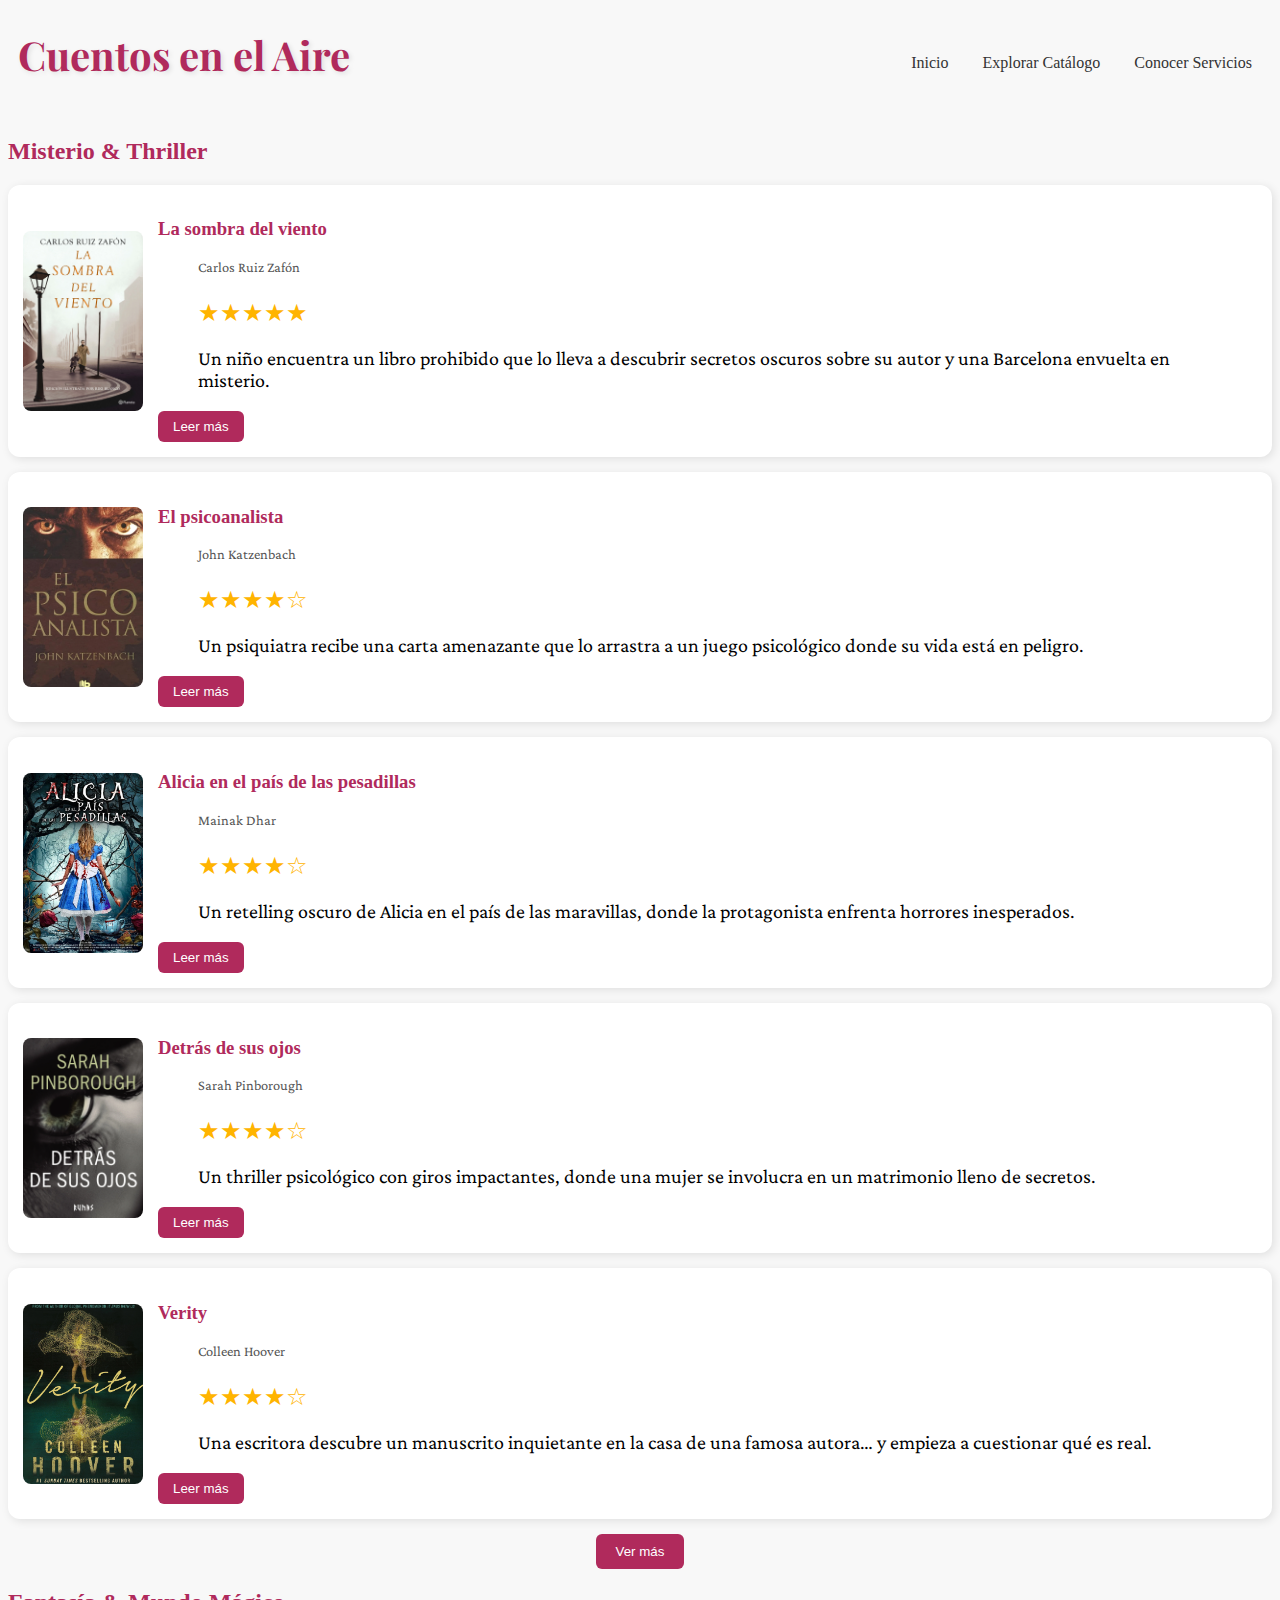
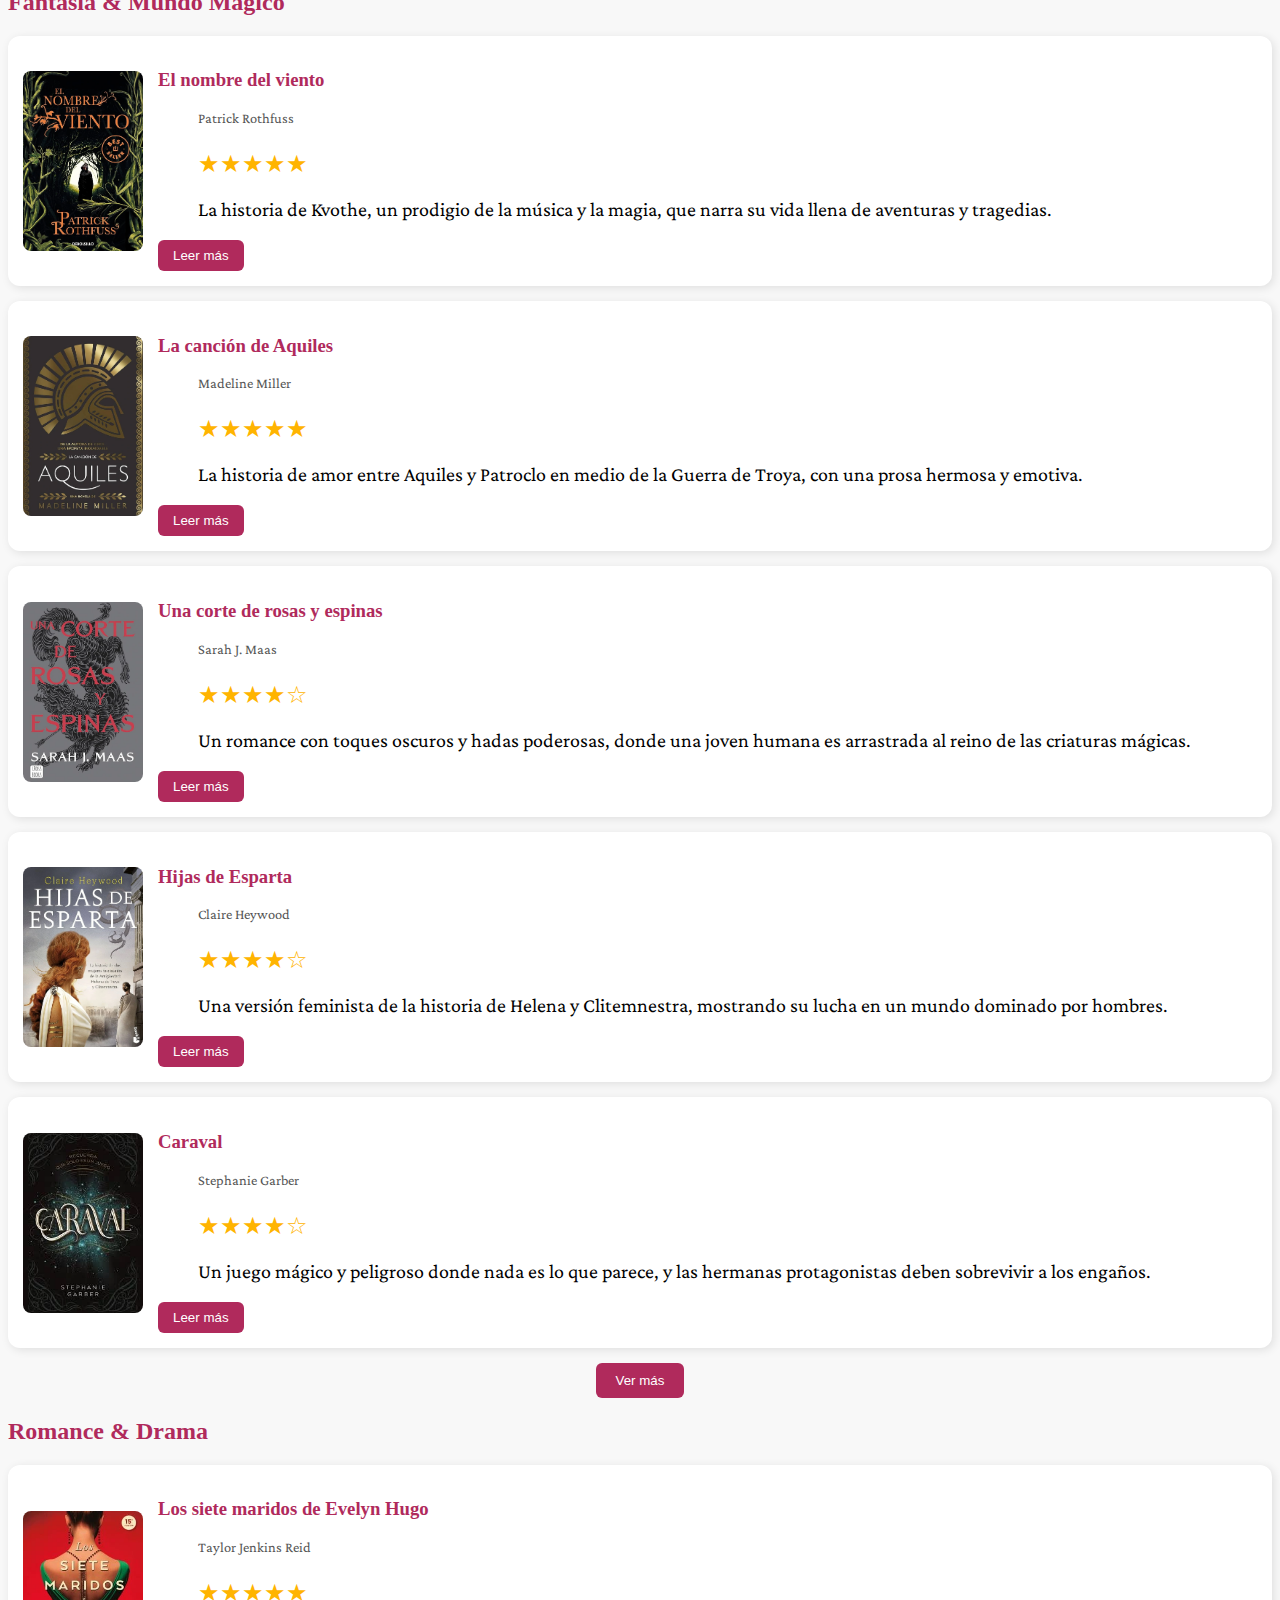
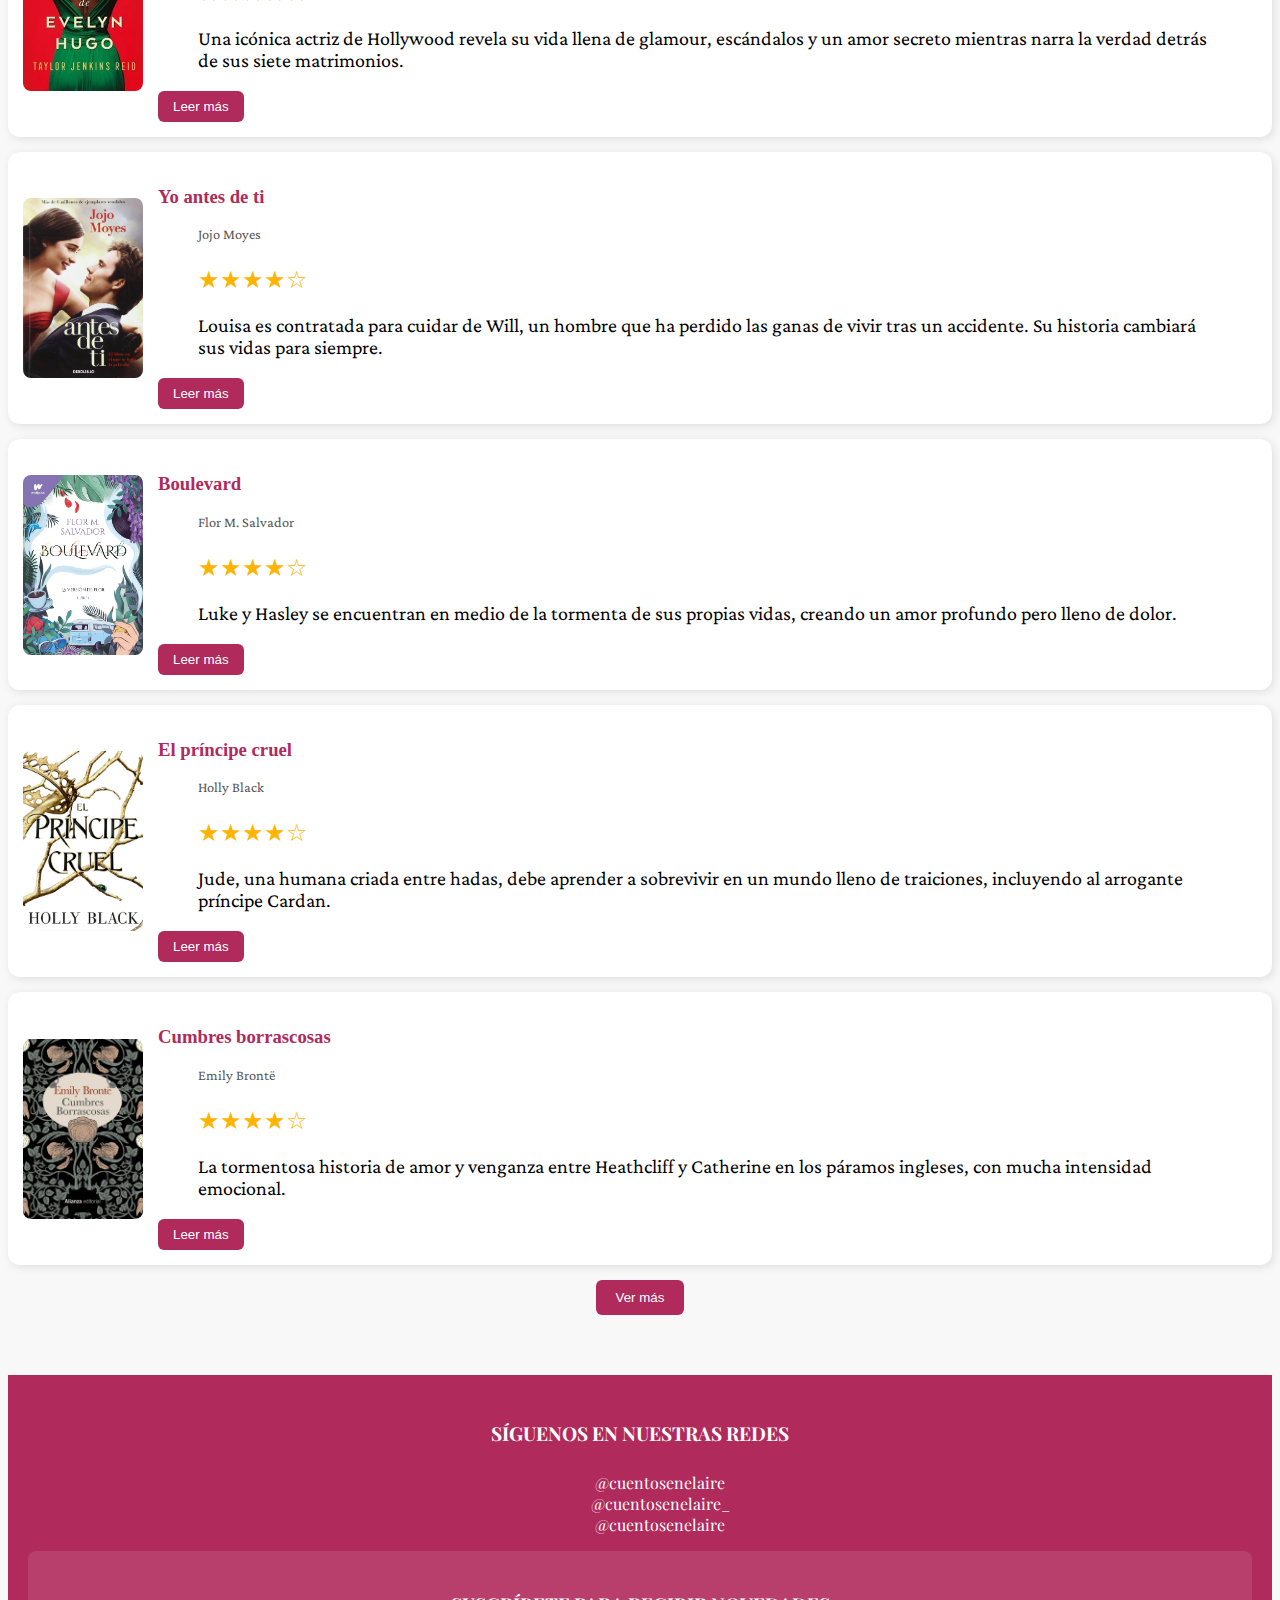
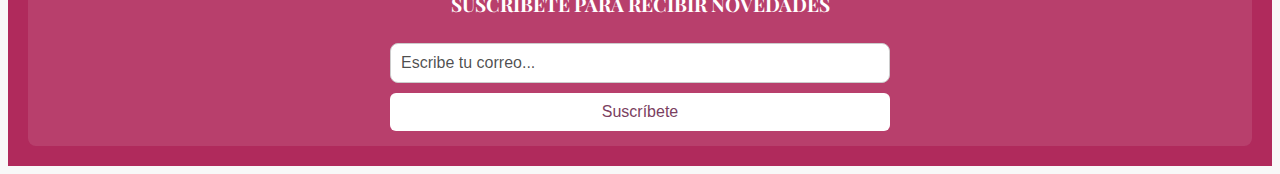
<file: biblioteca_virtual/catalogo.html>
<!DOCTYPE html>
<html lang="es">
    <head>
        <meta charset="UTF-8">
        <meta name="viewport" content="width=device-width, initial-scale=1.0">
        <meta name="author" content="Ana Gabriela Soroiu">
        <title>Cuentos en el Aire - Catálogo</title> 
        <link rel="icon" href="multimedia/icono.webp" type="image/webp">
        <link rel="stylesheet" href="estilos.css">

        <!--Enlace de fuente-->
        <link rel="preconnect" href="https://fonts.googleapis.com">
        <link rel="preconnect" href="https://fonts.gstatic.com" crossorigin>
        <link href="https://fonts.googleapis.com/css2?family=Merriweather:ital,wght@0,300;0,400;0,700;0,900;1,300;1,400;1,700;1,900&family=Playfair+Display:ital,wght@0,400..900;1,400..900&display=swap" rel="stylesheet">
    
        <link rel="preconnect" href="https://fonts.googleapis.com">
        <link rel="preconnect" href="https://fonts.gstatic.com" crossorigin>
        <link href="https://fonts.googleapis.com/css2?family=Crimson+Pro:ital,wght@0,200..900;1,200..900&family=Merriweather:ital,wght@0,300;0,400;0,700;0,900;1,300;1,400;1,700;1,900&family=Playfair+Display:ital,wght@0,400..900;1,400..900&display=swap" rel="stylesheet">
    
        <link rel="preconnect" href="https://fonts.googleapis.com">
        <link rel="preconnect" href="https://fonts.gstatic.com" crossorigin>
        <link href="https://fonts.googleapis.com/css2?family=Crimson+Pro:ital,wght@0,200..900;1,200..900&family=Merriweather:ital,wght@0,300;0,400;0,700;0,900;1,300;1,400;1,700;1,900&family=Playfair+Display:ital,wght@0,400..900;1,400..900&display=swap" rel="stylesheet">
    
        <link rel="preconnect" href="https://fonts.googleapis.com">
        <link rel="preconnect" href="https://fonts.gstatic.com" crossorigin>
        <link href="https://fonts.googleapis.com/css2?family=Dancing+Script:wght@400..700&display=swap" rel="stylesheet">
    </head>

    <body>
        <header>
            <h1>Cuentos en el Aire</h1>
            <nav>
                <a href="index.html"><span>Inicio</span></a>
                <a><span>Explorar Catálogo</span></a>
                <a href="servicios.html"><span>Conocer Servicios</span></a>
            </nav>
        </header>

        <section class="thriller">
        <h2>Misterio & Thriller</h2>
        <article class="catalogo_rect">
            <img src="multimedia/lasombredelviento.webp" class="img_cat" alt="La sombra del viento">
            <div class="info_cat">
                <h3>La sombra del viento</h3>
                <p class="autor">Carlos Ruiz Zafón</p>
                <p class="estrella">★★★★★</p>
                <p>Un niño encuentra un libro prohibido que lo lleva a descubrir 
                    secretos oscuros sobre su autor y una Barcelona envuelta en misterio.</p>
                <button class="boton_cat">Leer más</button>
            </div>
        </article>

        <article class="catalogo_rect">
            <img src="multimedia/ElPsicoanalista.webp" class="img_cat" alt="El psicoanalista">
            <div class="info_cat">
                <h3>El psicoanalista</h3>
                <p class="autor">John Katzenbach</p>
                <p class="estrella">★★★★☆</p>
                <p>Un psiquiatra recibe una carta amenazante que lo arrastra a un 
                    juego psicológico donde su vida está en peligro.</p>
                <button class="boton_cat">Leer más</button>
            </div>
        </article>

        <article class="catalogo_rect">
            <img src="multimedia/AliciaPesadillas.webp" class="img_cat" alt="Alicia en el país de las pesadillas">
            <div class="info_cat">
                <h3>Alicia en el país de las pesadillas</h3>
                <p class="autor">Mainak Dhar</p>
                <p class="estrella">★★★★☆</p>
                <p>Un retelling oscuro de Alicia en el país de las maravillas, 
                    donde la protagonista enfrenta horrores inesperados.</p>
                <button class="boton_cat">Leer más</button>
            </div>
        </article>

        <article class="catalogo_rect">
            <img src="multimedia/detrasdesusojos.webp" class="img_cat" alt="Detrás de sus ojos">
            <div class="info_cat">
                <h3>Detrás de sus ojos</h3>
                <p class="autor">Sarah Pinborough</p>
                <p class="estrella">★★★★☆</p>
                <p>Un thriller psicológico con giros impactantes, 
                    donde una mujer se involucra en un matrimonio lleno de secretos.</p>
                <button class="boton_cat">Leer más</button>
            </div>
        </article>

        <article class="catalogo_rect">
            <img src="multimedia/verity.webp" class="img_cat" alt="Verity">
            <div class="info_cat">
                <h3>Verity</h3>
                <p class="autor">Colleen Hoover</p>
                <p class="estrella">★★★★☆</p>
                <p>Una escritora descubre un manuscrito inquietante en la casa 
                    de una famosa autora… y empieza a cuestionar qué es real.</p>
                <button class="boton_cat">Leer más</button>
            </div>
        </article>
    </section>

    <button class="ver_mas">Ver más</button>


    <section class="fantasia">
        <h2 class="catalogo">Fantasía & Mundo Mágico</h2>

        <article class="catalogo_rect">
            <img src="multimedia/elnombredelviento.webp" class="img_cat" alt="El nombre del viento">
            <div class="info_cat">
                <h3>El nombre del viento</h3>
                <p class="autor">Patrick Rothfuss</p>
                <p class="estrella">★★★★★</p>
                <p>La historia de Kvothe, un prodigio de la música y la magia, 
                    que narra su vida llena de aventuras y tragedias.</p>
                <button class="boton_cat">Leer más</button>
            </div>
        </article>

            <article class="catalogo_rect">
                <img src="multimedia/lacanciondeaquiles.webp" class="img_cat" alt="La canción de Aquiles">
                <div class="info_cat">
                    <h3>La canción de Aquiles</h3>
                    <p class="autor">Madeline Miller</p>
                    <p class="estrella">★★★★★</p>
                    <p>La historia de amor entre Aquiles y Patroclo en medio de
                         la Guerra de Troya, con una prosa hermosa y emotiva.</p>
                    <button class="boton_cat">Leer más</button>
                </div>   
            </article>
                
            <article class="catalogo_rect">
                <img src="multimedia/unacortederosasyespinas.webp" class="img_cat" alt="Una corte de rosas y espinas">
                <div class="info_cat">
                    <h3>Una corte de rosas y espinas</h3>
                    <p class="autor">Sarah J. Maas</p>
                    <p class="estrella">★★★★☆</p>
                    <p>Un romance con toques oscuros y hadas poderosas, 
                        donde una joven humana es arrastrada al reino de las criaturas mágicas.</p>
                    <button class="boton_cat">Leer más</button>
                </div> 
            </article>

            <article class="catalogo_rect">
                <img src="multimedia/hijasdesparta.webp" class="img_cat" alt="Hijas de Esparta">
                <div class="info_cat">
                    <h3>Hijas de Esparta</h3>
                    <p class="autor">Claire Heywood</p>
                    <p class="estrella">★★★★☆</p>
                    <p>Una versión feminista de la historia de Helena y Clitemnestra,
                         mostrando su lucha en un mundo dominado por hombres.</p>
                    <button class="boton_cat">Leer más</button>
                </div> 
            </article>

            <article class="catalogo_rect">
                <img src="multimedia/caraval.webp" class="img_cat" alt="Caraval">
                <div class="info_cat">
                    <h3>Caraval</h3>
                    <p class="autor">Stephanie Garber</p>
                    <p class="estrella">★★★★☆</p>
                    <p>Un juego mágico y peligroso donde nada es lo que parece, 
                        y las hermanas protagonistas deben sobrevivir a los engaños.</p>
                    <button class="boton_cat">Leer más</button>
                </div> 
            </article>
    </section>

    <button class="ver_mas">Ver más</button>

    <section class="romance">
        <h2>Romance & Drama</h2>
        
        <article class="catalogo_rect">
            <img src="multimedia/losietemaridos.webp" class="img_cat" alt="Los siete maridos de Evelyn Hugo">
            <div class="info_cat">
                <h3>Los siete maridos de Evelyn Hugo</h3>
                <p class="autor">Taylor Jenkins Reid</p>
                <p class="estrella">★★★★★</p>
                <p>Una icónica actriz de Hollywood revela su vida llena de glamour, 
                    escándalos y un amor secreto mientras narra la verdad detrás de sus siete matrimonios.</p>
                <button class="boton_cat">Leer más</button>
            </div> 
        </article>

        <article class="catalogo_rect">
            <img src="multimedia/antesdeti.webp" class="img_cat" alt="Yo antes de ti">
            <div class="info_cat">
                <h3>Yo antes de ti</h3>
                <p class="autor">Jojo Moyes</p>
                <p class="estrella">★★★★☆</p>
                <p>Louisa es contratada para cuidar de Will, un hombre que ha perdido las 
                    ganas de vivir tras un accidente. Su historia cambiará sus vidas para siempre.</p>
                <button class="boton_cat">Leer más</button>
            </div> 
        </article>

        <article class="catalogo_rect">
            <img src="multimedia/boulevard.webp" class="img_cat" alt="Boulevard">
            <div class="info_cat">
                <h3>Boulevard</h3>
                <p class="autor">Flor M. Salvador</p>
                <p class="estrella">★★★★☆</p>
                <p>Luke y Hasley se encuentran en medio de la tormenta de sus propias vidas, 
                    creando un amor profundo pero lleno de dolor.</p>
                <button class="boton_cat">Leer más</button>
            </div> 
        </article>

        <article class="catalogo_rect">
            <img src="multimedia/principecruel.webp" class="img_cat" alt="El príncipe cruel">
            <div class="info_cat">
                <h3>El príncipe cruel</h3>
                <p class="autor">Holly Black</p>
                <p class="estrella">★★★★☆</p>
                <p>Jude, una humana criada entre hadas, debe aprender a sobrevivir en un mundo 
                    lleno de traiciones, incluyendo al arrogante príncipe Cardan.</p>
                <button class="boton_cat">Leer más</button>
            </div> 
        </article>

        <article class="catalogo_rect">
            <img src="multimedia/cumbresborrascas.webp" class="img_cat" alt="Cumbres borrascosas">
            <div class="info_cat">
                <h3>Cumbres borrascosas</h3>
                <p class="autor">Emily Brontë</p>
                <p class="estrella">★★★★☆</p>
                <p> La tormentosa historia de amor y venganza entre Heathcliff y 
                    Catherine en los páramos ingleses, con mucha intensidad emocional.</p>
                <button class="boton_cat">Leer más</button>
            </div> 
        </article>
    </section>

    <button class="ver_mas">Ver más</button>

    <footer>
        <section class="redes">
            <h4>Síguenos en nuestras redes</h4>

            <ul>
                <!--Simulacion de las redes sociales de la biblioteca-->
                <li><a href="https://www.instagram.com/" target="_blank">@cuentosenelaire</a></li>
                <li><a href="https://www.facebook.com/">@cuentosenelaire_</a></li>
                <li><a href="https://x.com/">@cuentosenelaire</a></li>
            </ul>
        </section>

        <section class="suscripcion">
            <h4>Suscríbete para recibir novedades</h4>
            <form class="suscribirse">
                <input type="email" placeholder="Escribe tu correo..." required pattern="[a-zA-Z0-9._%+-]+@[a-zA-Z0-9.-]+\.[a-zA-Z]{2,}$">
                <button type="submit">Suscríbete</button>
            </form>
        </section>
    </footer>
    </body>
</html>
</file>
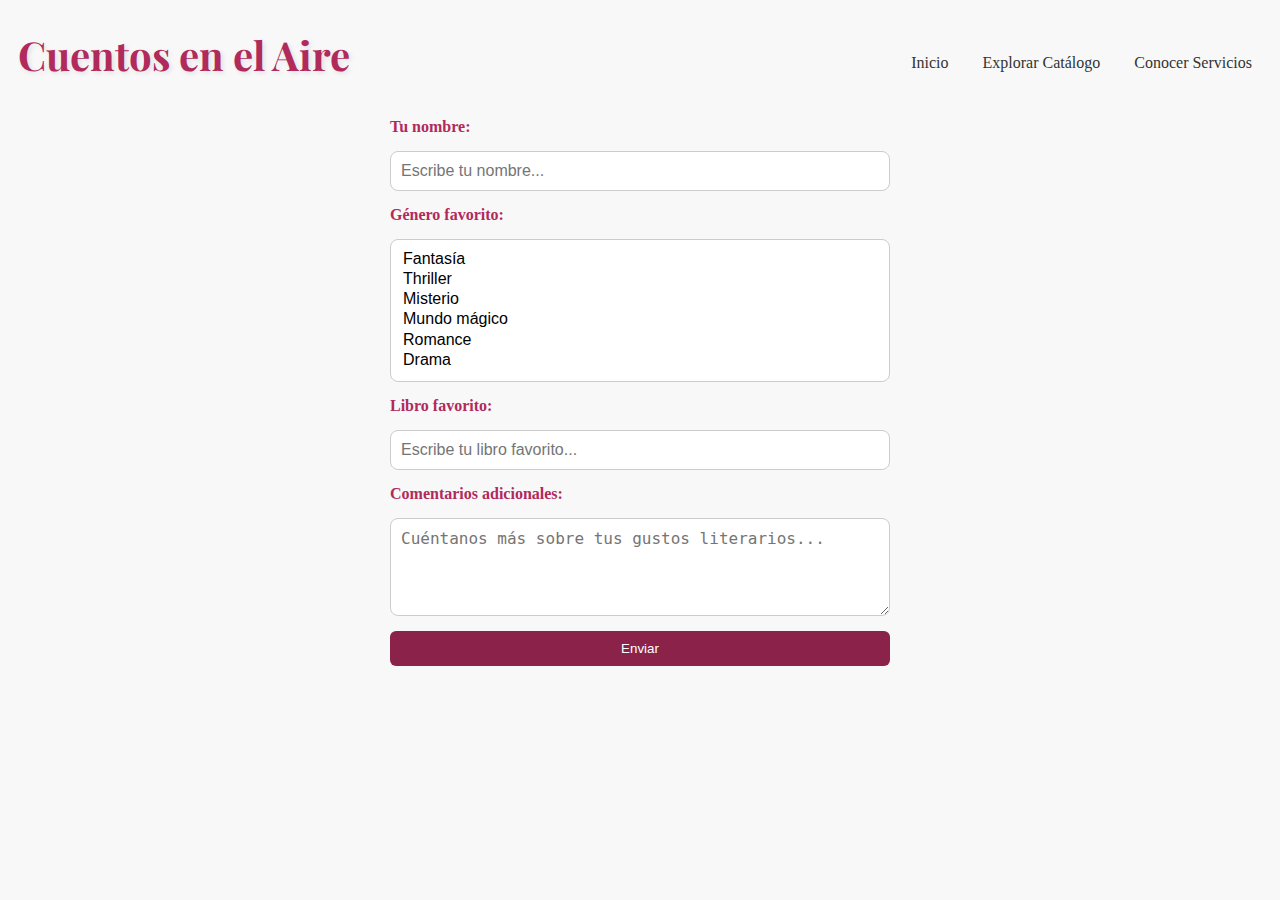
<file: biblioteca_virtual/formulario.html>
<!DOCTYPE html>
<html lang="es">
    <head>
        <meta charset="UTF-8">
        <meta name="viewport" content="width=device-width, initial-scale=1.0">
        <meta name="author" content="Ana Gabriela Soroiu">
        <title>Cuentos en el Aire - Servicios</title> 
        <link rel="icon" href="multimedia/icono.webp" type="image/webp">
        <link rel="stylesheet" href="estilos.css">

        <!--Enlace de fuente-->
        <link rel="preconnect" href="https://fonts.googleapis.com">
        <link rel="preconnect" href="https://fonts.gstatic.com" crossorigin>
        <link href="https://fonts.googleapis.com/css2?family=Merriweather:ital,wght@0,300;0,400;0,700;0,900;1,300;1,400;1,700;1,900&family=Playfair+Display:ital,wght@0,400..900;1,400..900&display=swap" rel="stylesheet">
    
        <link rel="preconnect" href="https://fonts.googleapis.com">
        <link rel="preconnect" href="https://fonts.gstatic.com" crossorigin>
        <link href="https://fonts.googleapis.com/css2?family=Crimson+Pro:ital,wght@0,200..900;1,200..900&family=Merriweather:ital,wght@0,300;0,400;0,700;0,900;1,300;1,400;1,700;1,900&family=Playfair+Display:ital,wght@0,400..900;1,400..900&display=swap" rel="stylesheet">
    
        <link rel="preconnect" href="https://fonts.googleapis.com">
        <link rel="preconnect" href="https://fonts.gstatic.com" crossorigin>
        <link href="https://fonts.googleapis.com/css2?family=Crimson+Pro:ital,wght@0,200..900;1,200..900&family=Merriweather:ital,wght@0,300;0,400;0,700;0,900;1,300;1,400;1,700;1,900&family=Playfair+Display:ital,wght@0,400..900;1,400..900&display=swap" rel="stylesheet">
    
        <link rel="preconnect" href="https://fonts.googleapis.com">
        <link rel="preconnect" href="https://fonts.gstatic.com" crossorigin>
        <link href="https://fonts.googleapis.com/css2?family=Dancing+Script:wght@400..700&display=swap" rel="stylesheet">
    </head>

    <body>
        <header>
            <h1>Cuentos en el Aire</h1>
            <nav>
                <a href="index.html"><span>Inicio</span></a>
                <a href="catalogo.html"><span>Explorar Catálogo</span></a>
                <a><span>Conocer Servicios</span></a>
            </nav>
        </header>
        
        <form method="post">
            <label for="nombre">Tu nombre:</label>
            <input type="text" id="nombre" name="nombre" placeholder="Escribe tu nombre..." required pattern="[A-Za-z\s]+" title="Solo se permiten letras y espacios">
            
            <label for="genero">Género favorito:</label>
            <select id="genero" name="genero" required size="6">
                <option value="fantasia">Fantasía</option>
                <option value="thriller">Thriller</option>
                <option value="misterio">Misterio</option>
                <option value="mundo_magico">Mundo mágico</option>
                <option value="romance">Romance</option>
                <option value="drama">Drama</option>
            </select>

            <label for="libro">Libro favorito:</label>
            <input type="text" id="libro" name="libro" placeholder="Escribe tu libro favorito..." required pattern="[A-Za-z\s]+" title="Solo se permiten letras y espacios">

            <label for="comentario">Comentarios adicionales:</label>
            <textarea id="comentario" name="comentario" rows="4" placeholder="Cuéntanos más sobre tus gustos literarios..."></textarea>

            <button type="submit" class="boton_formulario">Enviar</button>
        </form>
    </body>
</html>
</file>
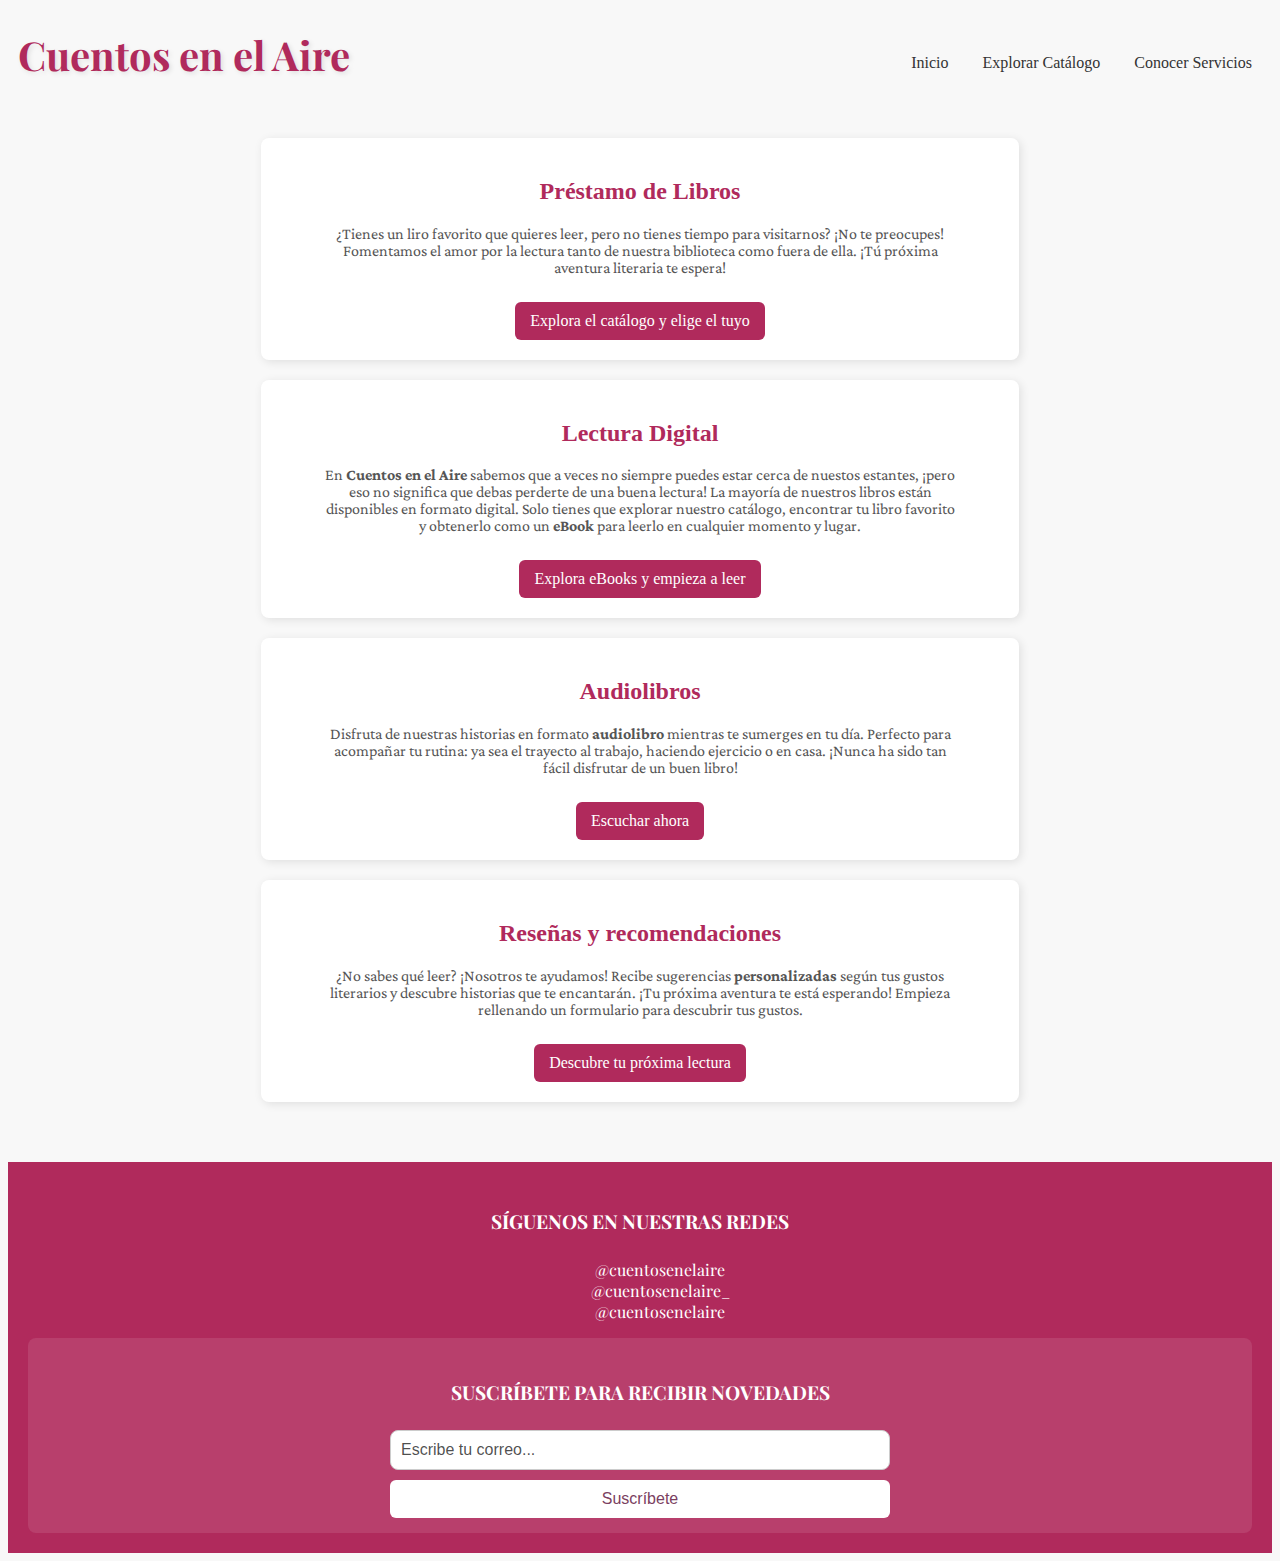
<file: biblioteca_virtual/servicios.html>
<!DOCTYPE html>
<html lang="es">
    <head>
        <meta charset="UTF-8">
        <meta name="viewport" content="width=device-width, initial-scale=1.0">
        <meta name="author" content="Ana Gabriela Soroiu">
        <title>Cuentos en el Aire - Servicios</title> 
        <link rel="icon" href="multimedia/icono.webp" type="image/webp">
        <link rel="stylesheet" href="estilos.css">

        <!--Enlace de fuente-->
        <link rel="preconnect" href="https://fonts.googleapis.com">
        <link rel="preconnect" href="https://fonts.gstatic.com" crossorigin>
        <link href="https://fonts.googleapis.com/css2?family=Merriweather:ital,wght@0,300;0,400;0,700;0,900;1,300;1,400;1,700;1,900&family=Playfair+Display:ital,wght@0,400..900;1,400..900&display=swap" rel="stylesheet">
    
        <link rel="preconnect" href="https://fonts.googleapis.com">
        <link rel="preconnect" href="https://fonts.gstatic.com" crossorigin>
        <link href="https://fonts.googleapis.com/css2?family=Crimson+Pro:ital,wght@0,200..900;1,200..900&family=Merriweather:ital,wght@0,300;0,400;0,700;0,900;1,300;1,400;1,700;1,900&family=Playfair+Display:ital,wght@0,400..900;1,400..900&display=swap" rel="stylesheet">
    
        <link rel="preconnect" href="https://fonts.googleapis.com">
        <link rel="preconnect" href="https://fonts.gstatic.com" crossorigin>
        <link href="https://fonts.googleapis.com/css2?family=Crimson+Pro:ital,wght@0,200..900;1,200..900&family=Merriweather:ital,wght@0,300;0,400;0,700;0,900;1,300;1,400;1,700;1,900&family=Playfair+Display:ital,wght@0,400..900;1,400..900&display=swap" rel="stylesheet">
    
        <link rel="preconnect" href="https://fonts.googleapis.com">
        <link rel="preconnect" href="https://fonts.gstatic.com" crossorigin>
        <link href="https://fonts.googleapis.com/css2?family=Dancing+Script:wght@400..700&display=swap" rel="stylesheet">
    </head>

    <body>
        <header>
            <h1>Cuentos en el Aire</h1>
            <nav>
                <a href="index.html"><span>Inicio</span></a>
                <a href="catalogo.html"><span>Explorar Catálogo</span></a>
                <a><span>Conocer Servicios</span></a>
            </nav>
        </header>
        
        <section class="servicio">
            <h2>Préstamo de Libros</h2>
            <p>¿Tienes un liro favorito que quieres leer, pero no tienes tiempo para visitarnos? ¡No te 
                preocupes!
                <br>
                Fomentamos el amor por la lectura tanto de nuestra biblioteca como fuera de ella.
                ¡Tú próxima aventura literaria te espera!
            </p>
            <a href="catalogo.html" class="boton">Explora el catálogo y elige el tuyo</a>
        </section>

        <section class="servicio">
            <h2>Lectura Digital</h2>
            <p>En <strong>Cuentos en el Aire</strong> sabemos que a veces no siempre puedes estar cerca de 
            nuestos estantes, ¡pero eso no significa que debas perderte de una buena lectura! La mayoría de 
            nuestros libros están disponibles en formato digital. Solo tienes que explorar nuestro catálogo,
            encontrar tu libro favorito y obtenerlo como un <strong>eBook</strong> para leerlo en cualquier 
            momento y lugar.</p>
            <a href="catalogo.html" class="boton">Explora eBooks y empieza a leer</a>
        </section>

        <section class="servicio">
            <h2>Audiolibros</h2>
            <p>Disfruta de nuestras historias en formato <strong>audiolibro</strong> mientras te sumerges en tu 
                día. Perfecto para acompañar tu rutina: ya sea el trayecto al trabajo, haciendo ejercicio o en
                casa. ¡Nunca ha sido tan fácil disfrutar de un buen libro!</p>
            <a class="boton">Escuchar ahora</a>
        </section>

        <section class="servicio">
            <h2>Reseñas y recomendaciones</h2>
            <p>¿No sabes qué leer? ¡Nosotros te ayudamos! Recibe sugerencias <strong>personalizadas</strong> según 
                tus gustos literarios y descubre historias que te encantarán. ¡Tu próxima aventura te está esperando!
                Empieza rellenando un formulario para descubrir tus gustos.</p>
            <a href="formulario.html" class="boton">Descubre tu próxima lectura</a>
        </section>

        <footer>
            <section class="redes">
                <h4>Síguenos en nuestras redes</h4>

                <ul>
                    <!--Simulacion de las redes sociales de la biblioteca-->
                    <li><a href="https://www.instagram.com/" target="_blank">@cuentosenelaire</a></li>
                    <li><a href="https://www.facebook.com/">@cuentosenelaire_</a></li>
                    <li><a href="https://x.com/">@cuentosenelaire</a></li>
                </ul>
            </section>

            <section class="suscripcion">
                <h4>Suscríbete para recibir novedades</h4>
                <form class="suscribirse">
                    <input type="email" placeholder="Escribe tu correo..." required pattern="[a-zA-Z0-9._%+-]+@[a-zA-Z0-9.-]+\.[a-zA-Z]{2,}$">
                    <button type="submit">Suscríbete</button>
                </form>
            </section>
        </footer>
    </body>
</html>
</file>
<file: biblioteca_virtual/estilos.css>
body {
    background-color: #f8f8f8;
}

p{
    font-family: 'Crimson Pro', serif;
    font-size: 15pt;
    color: black;
    margin-left: 40px;
    margin-right: 40px;
}

/*Para decorar la barra de navegacion*/
nav a {
    margin-left: 20px;
    margin-right: 10px;
    text-decoration: none;
    font-family: 'Lora', serif;
    font-size: 1rem;
    color: #333; 
    position: relative;
    padding-bottom: 20px; 
    transition: color 0.3s ease-in-out;
}

/* Cada palabra con subrayado al pasar por encima */
nav a span {
    position: relative;
    display: inline-block; 
}

nav a:hover span::after {
    content: '';
    position: absolute;
    left: 0;
    bottom: 0;
    width: 100%;
    height: 2px;
    background-color: #b02a5c; 
    transition: width 0.3s ease-in-out;
}

nav a:hover {
    color: #b02a5c;
}

/*Para poner en la misma fila el titulo con el menu de navegacion*/
header {
    display: flex;
    justify-content: space-between;
    align-items: center;
    padding: 10px;
}

header h1 {
    margin-top: 10px;
    font-family: 'Playfair Display', serif;
    font-size: 2.5rem;
    font-weight: bold;
    color: #b02a5c;
    text-shadow: 2px 2px 5px rgba(0, 0, 0, 0.1);
}

nav a {
    margin-left: 20px;
    margin-right: 10px;
    text-decoration: none;
}

/*Para colocar las imagenes en la misma fila separadas por el gap*/
.img_principales {
    display: flex;
    justify-content: space-between;
    gap: 10px;
}

.img_principales img {
    flex: 1;
    object-fit: cover;
    width: 20%;
    height: 500px;
}

/*Para colocar la frase en medio de las imagenes*/
.frase {
    font-family: 'Dancing Script', cursive;

    position: absolute;
    top: 580px;
    left: 50%;
    /*Para centrarlo bien del todo*/
    transform: translate(-50%, -50%);
    text-align: center;
    background-color: white;
    font-weight: bold;
    font-size: 2rem;
    padding: 17px;
    border-radius: 5px;
    border: 1px solid #e4e2e2;
}

/*Formato de la cita*/
blockquote {
    font-style: italic;
    color: #181818;
    padding: 10px;
    border-left: 4px solid #000000; 
    background: #ffffff; 
}

blockquote a {
    color: #242424;
    text-decoration: none;
    transition: color 0.3s ease-in-out;

}

blockquote a:hover {
    color: #861d37;
}

/*Para el formato del video*/
video {
    display: block;
    max-width: 100%;
    margin: 20px auto;
    border-radius: 10px;
    box-shadow: 0px 4px 10px rgba(0, 0, 0, 0.2);
}

/*Formato del footer, pie de pagina*/
footer {
    margin-top: 60px;
    background-color: #b02a5c;
    color: white;
    text-align: center;
    padding: 20px;
    font-family: 'Playfair Display', serif;
}

footer h4 {
    font-size: 1.2rem;
    text-transform: uppercase;
}

footer a {
    color: white;
    text-decoration: none;

    transition: color 0.3s;
}

footer a:hover {
    color: #ffcccb;
}

.suscripcion {
    text-align: center;
    background: rgba(255, 255, 255, 0.1);
    padding: 15px;
    border-radius: 8px;
    margin-top: 15px;
}

.suscribirse {
    display: flex;
    justify-content: center;
    gap: 10px;
}

.suscribirse input::placeholder {
    color: rgba(0, 0, 0, 0.7);
}

.suscribirse button {
    background-color: white;
    color: #7B3F61; 
    border: none;
    padding: 10px 15px;
    font-size: 1rem;
    border-radius: 6px;
    cursor: pointer;
    transition: background 0.3s, color 0.3s;
}

.suscribirse button:hover {
    background-color: #7B3F61;
    color: white;
}

/*Para quitar los puntitos de la lista*/
.redes ul {
    list-style: none;
}

/*Titulo*/
h2 {
    color: #b02a5c;
}

/*Barra lateral*/
aside {
    width: 250px;
    background-color: white;
    padding: 15px;
    box-shadow: 2px 2px 10px rgba(0, 0, 0, 0.1);
    border-radius: 12px;
    height: 100vh;
    position: fixed;
    left: 0;
    top: 0;
}

aside h2 {
    font-size: 18pt;
    color: #b02a5c;
    margin-top: 10px;
}

/*Estilo para los rectangulos del catalogo*/
.catalogo_rect {
    display: flex;
    align-items: center;
    background-color: white;
    border-radius: 12px;
    padding: 15px;
    margin: 15px 0;
    box-shadow: 2px 2px 10px rgba(0, 0, 0, 0.1);
    
    transition: transform 0.3s ease-in-out;
}

.catalogo_rect:hover {
    transform: scale(1.02);
}

/*Ponerle el tamaño a cada imágen*/

.img_cat {
    width: 120px;
    height: 180px;
    object-fit: cover;
    border-radius: 8px;
    margin-right: 15px;
}

/*Para que la información se ajuste automáticamente*/

.info_cat {
    flex: 1;
}

h3 {
    color: #b02a5c;
}

.autor {
    color: #555;
    font-size: 0.9rem;
    margin-bottom: 5px;
}

.estrella {
    color: #ffb400;
    font-size: 1.5em;
    margin-bottom: 5px;
}

/*Para los botones de cada rectangulito*/

.boton_cat {
    background-color: #b02a5c;
    color: white;
    padding: 8px 15px;
    border: none;
    border-radius: 6px;
    cursor: pointer;

    transition: background 0.3s;
}

.boton_cat:hover {
    background-color: #8a2249;
}

/*Botones con aparencia parecida a las de leer mas*/
.ver_mas {
    background-color: #b02a5c;
    color: white;
    padding: 10px 20px;
    border: none;
    border-radius: 6px;
    cursor: pointer;
    display: block;
    margin: 0 auto;

    transition: background 0.3s;
}

.ver_mas:hover {
    background-color: #8a2249;
}

/*Decoracion de la parte de los servicios*/
.servicio {
    background: white;
    border-radius: 8px;
    padding: 20px;
    box-shadow: 2px 2px 10px rgba(0, 0, 0, 0.1);
    text-align: center;
    margin: 20px 20%;
}

.servicio p {
    color: #555;
    font-size: 1rem;
}

.boton {
    background-color: #b02a5c;
    color: white;
    padding: 10px 15px;
    border-radius: 6px;
    text-decoration: none;
    display: inline-block;
    margin-top: 10px;
    cursor: pointer;
}

.boton:hover {
    background-color: #5C2D4F;
}

/*Decoracion del formulario*/
form {
    display: flex;
    flex-direction: column;
    gap: 15px;
    max-width: 500px;
    margin: 0 auto;
}

label {
    font-weight: bold;
    color: #b02a5c;
}

input, select, textarea {
    padding: 10px;
    border: 1px solid #ccc;
    border-radius: 8px;
    font-size: 1rem;
}

textarea {
    resize: vertical;
}

button.boton_formulario {
    background-color: #b02a5c;
    color: white;
    padding: 10px;
    border: none;
    border-radius: 6px;
    cursor: pointer;
    
    transition: background-color 0.3s;
}

button.boton_formulario {
    background-color: #8a2249;
}

/*Ultimos retoques titulos*/
.bienvenida {
    margin-top: 4%;
    margin-left: 20px;
}

.top {
    margin-top: 3%;
    margin-left: 20px;
}
</file>
